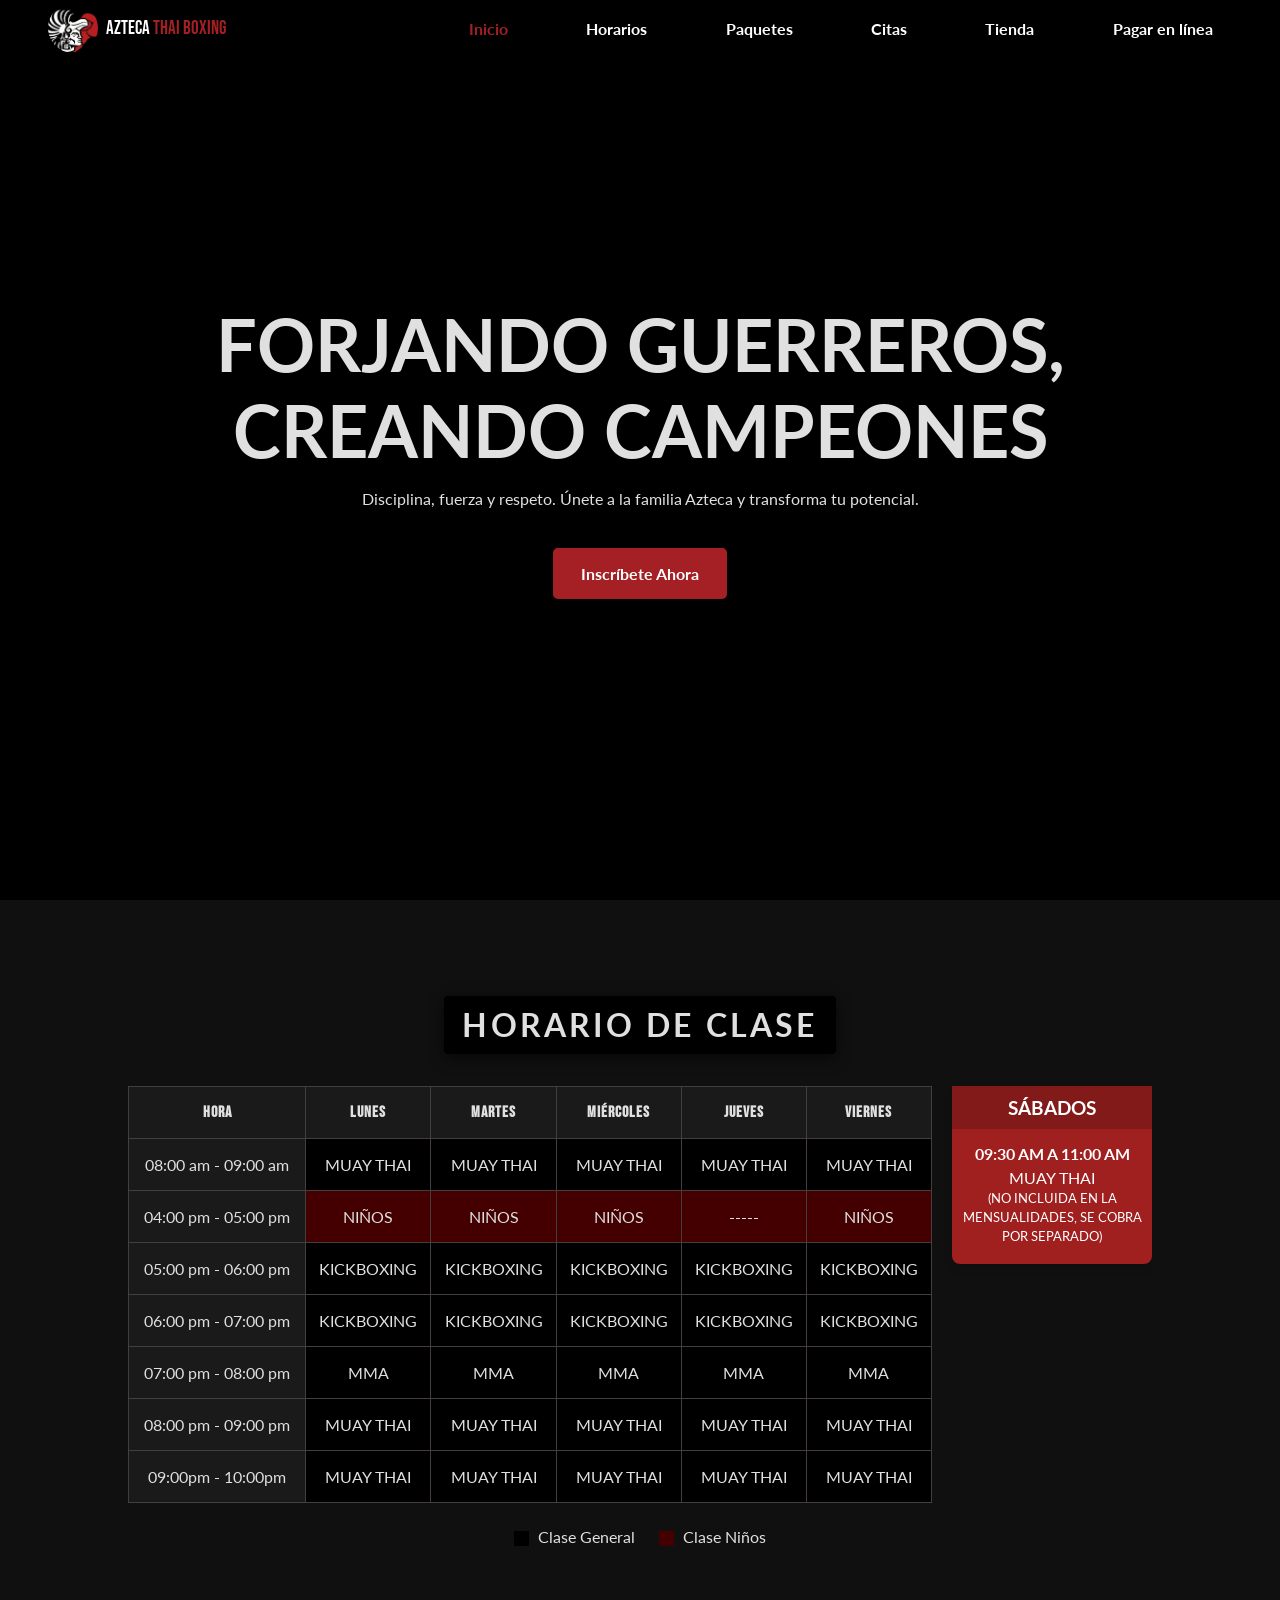
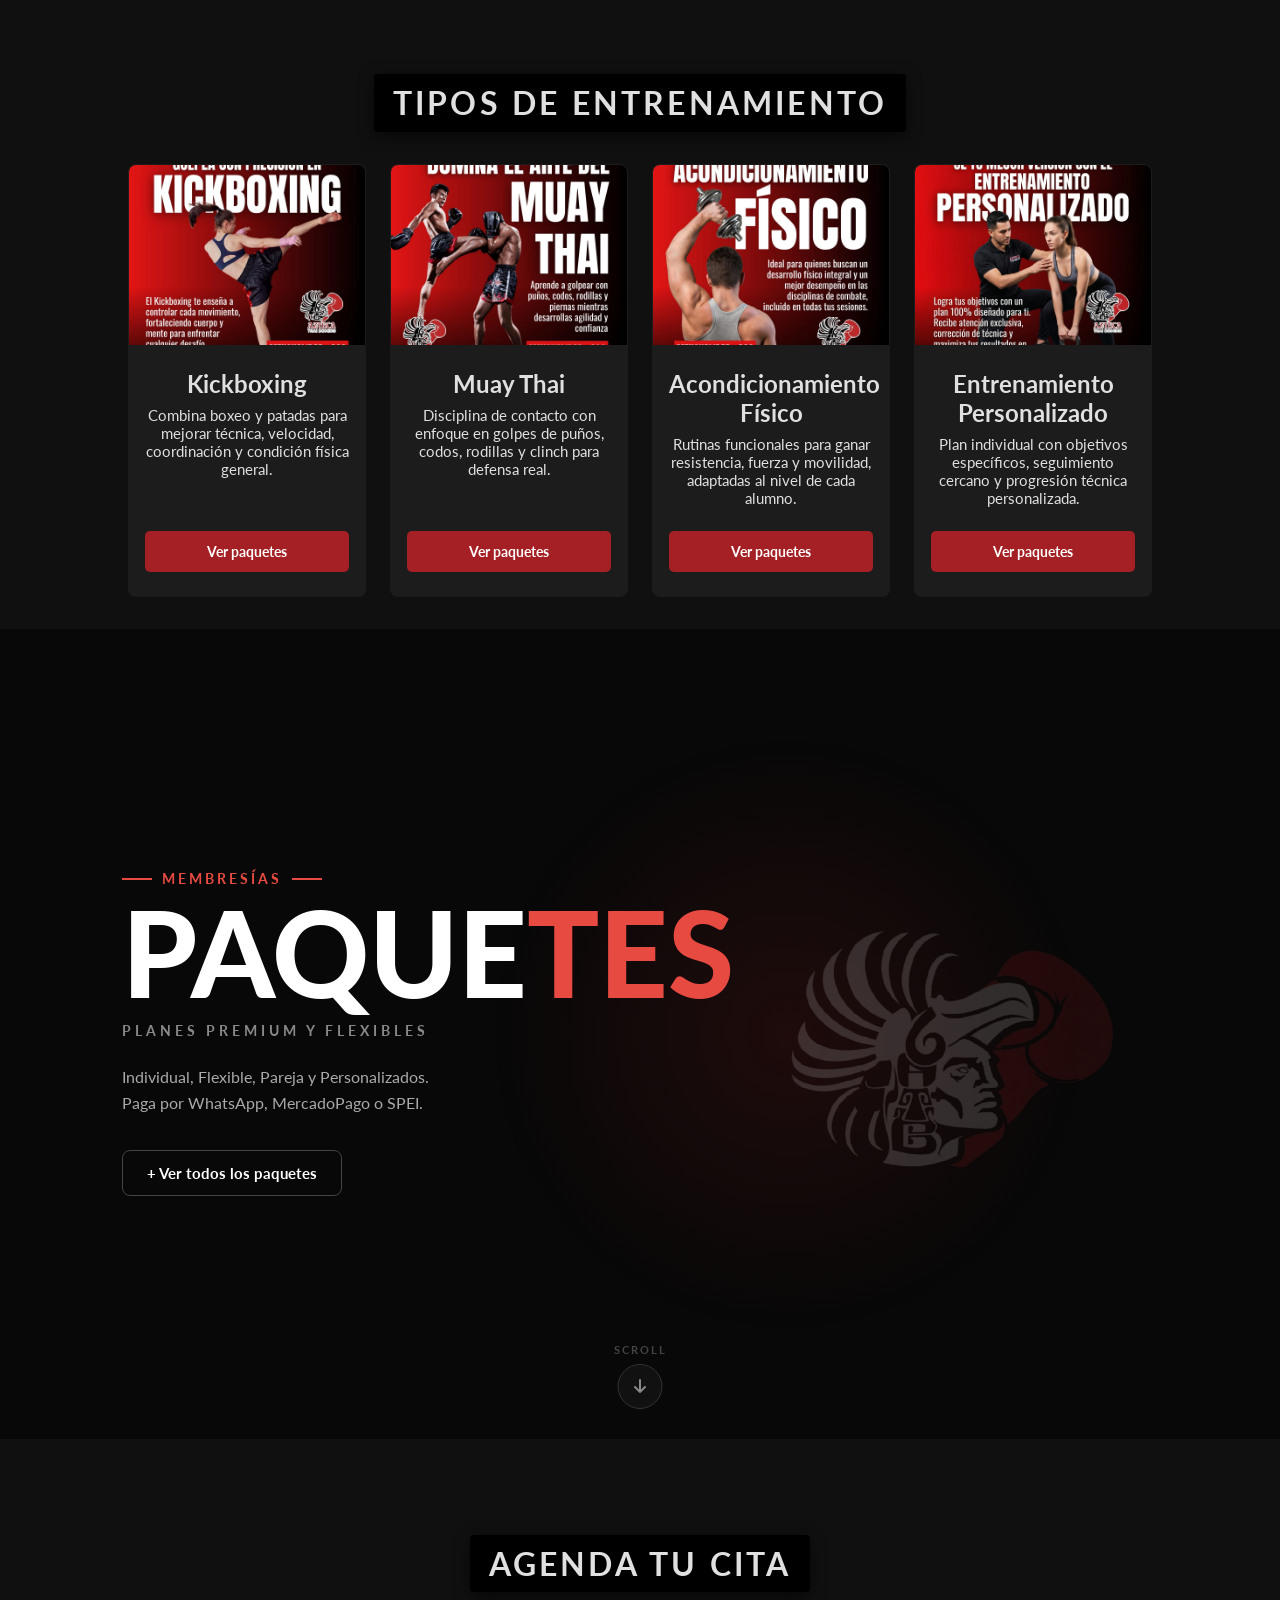
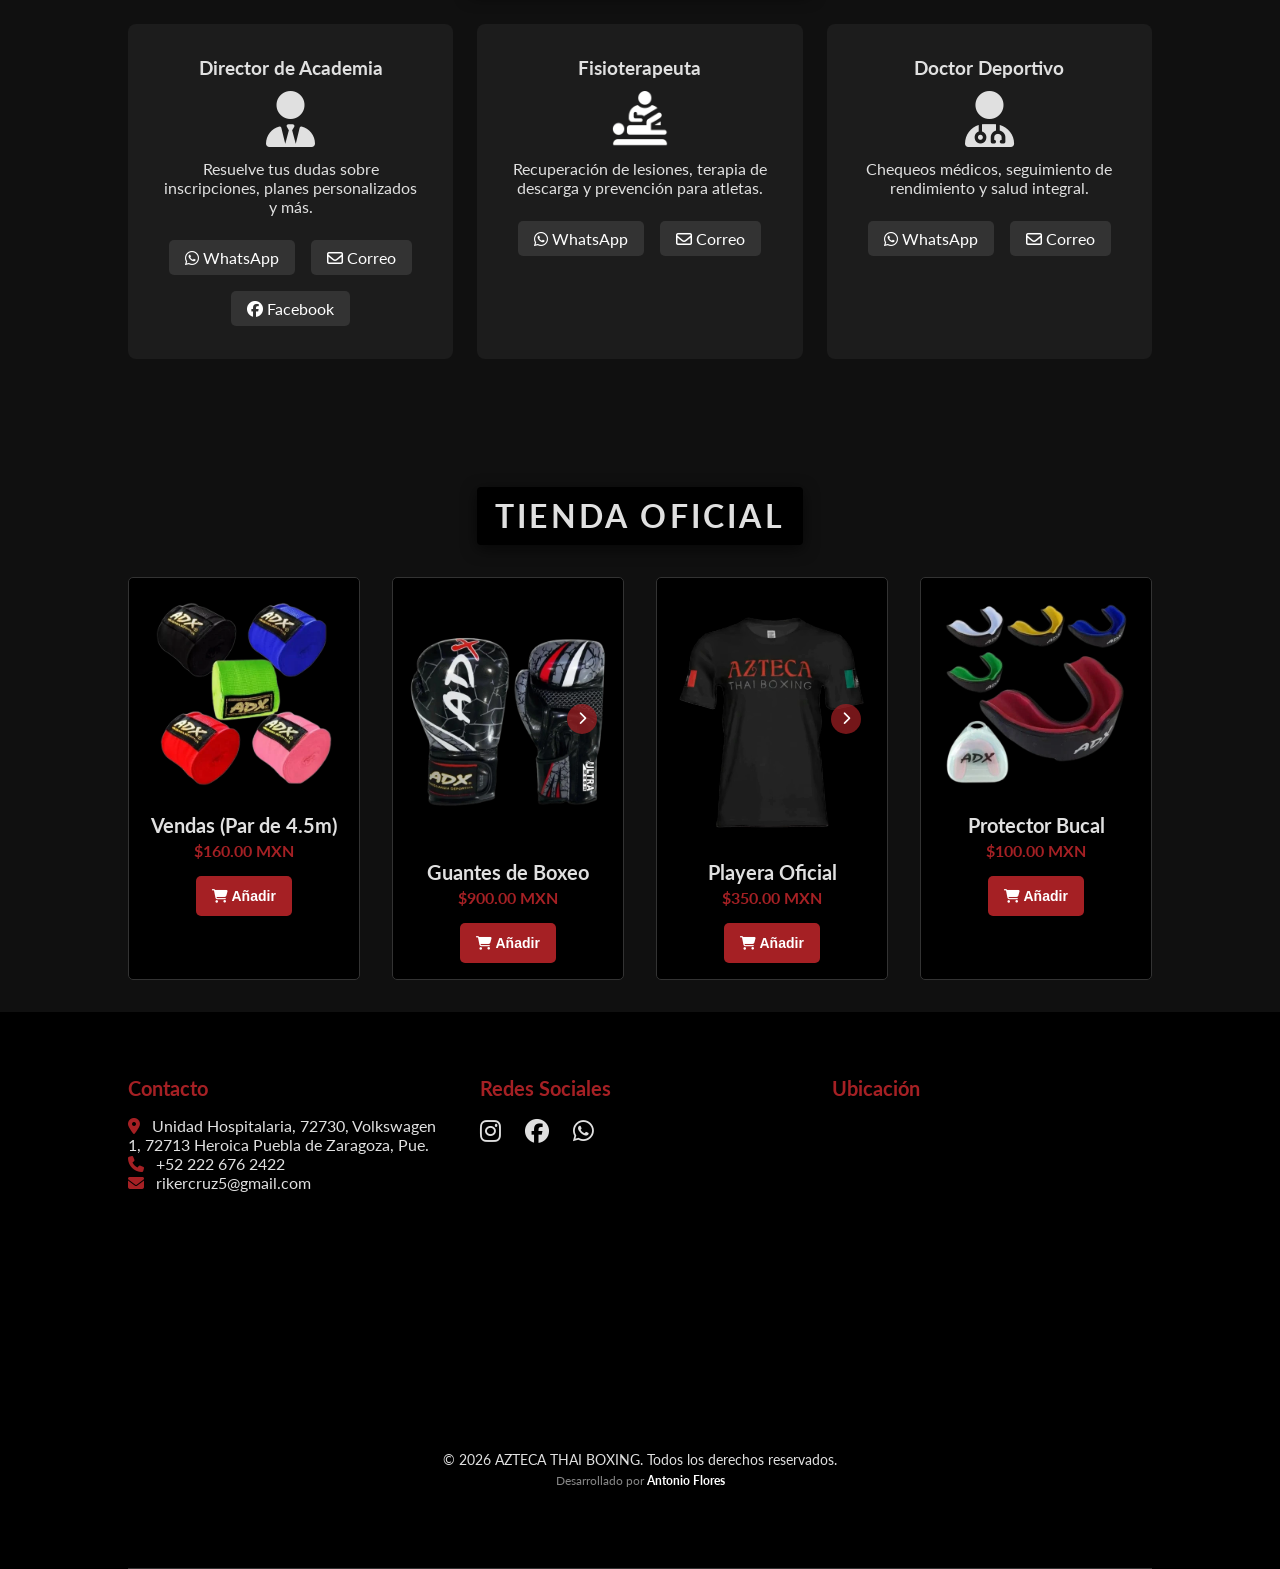
<file: index.html>
<!DOCTYPE html>
<html lang="es">
<head>  
    <meta charset="UTF-8">
    <meta name="viewport" content="width=device-width, initial-scale=1.0">
    <title>AZTECA THAI BOXING - Forjando Guerreros</title>
    <link rel="apple-touch-icon" href="assets/img/removebg.webp">
    <link rel="stylesheet" href="css/style.css">
    <link rel="icon" type="image/png" href="assets/img/removebg.webp">
    <link rel="preconnect" href="https://fonts.googleapis.com">
    <link rel="preconnect" href="https://fonts.gstatic.com" crossorigin>
    <link href="https://fonts.googleapis.com/css2?family=Bebas+Neue&family=Lato:wght@400;700;900&display=swap" rel="stylesheet">
    
    <link rel="stylesheet" href="https://cdnjs.cloudflare.com/ajax/libs/font-awesome/6.5.1/css/all.min.css"/>
</head>

<body>

    <header class="header" id="header">
        <nav class="nav container">
            <div class="logo-container">
                <img src="assets/img/logofondo.webp" alt="Logo Azteca Thai Boxing" class="logo">
                <a href="#" class="nav__logo">AZTECA <span>THAI BOXING</span></a>
            </div>

            <div class="nav__menu" id="nav-menu">
                <ul class="nav__list">
                    <li class="nav__item"><a href="#inicio"         class="nav__link active-link">Inicio</a></li>
                    <li class="nav__item"><a href="#horarios"       class="nav__link">Horarios</a></li>
                    <li class="nav__item"><a href="paquetes.html"   class="nav__link">Paquetes</a></li>
                    <li class="nav__item"><a href="#citas"          class="nav__link">Citas</a></li>
                    <li class="nav__item"><a href="#tienda"         class="nav__link">Tienda</a></li>
                    <li class="nav__item"><a href="pago-en-linea.html" class="nav__link">Pagar en línea</a></li>
                </ul>
                <div class="nav__close" id="nav-close"><i class="fas fa-times"></i></div>
            </div>

            <div class="nav__toggle" id="nav-toggle"><i class="fas fa-bars"></i></div>
        </nav>
    </header>

    <main class="main">
        
        <section class="inicio" id="inicio">
           <div class="carousel-container">
                
                <div class="carousel-slide" style="background-image: url('assets/img/img\ fondo/fondo2.webp');"></div>
                <div class="carousel-slide" style="background-image: url('assets/img/img\ fondo/3.webp');"></div>
                <div class="carousel-slide" style="background-image: url('assets/img/img\ fondo/5.webp')"></div>
                <div class="carousel-slide" style="background-image: url('assets/img/img\ fondo/4.webp');"></div>
                <div class="carousel-slide" style="background-image: url('assets/img/img\ fondo/1.jpg');"></div>
                
            </div>

            <div class="inicio__container Scontainer grid">
                <div class="inicio__data">
                    <h1 class="inicio__title">FORJANDO GUERREROS, <br> CREANDO CAMPEONES</h1>
                    <p class="inicio__description">Disciplina, fuerza y respeto. Únete a la familia Azteca y transforma tu potencial.</p>
                    <a href="paquetes.html" class="button">Inscríbete Ahora</a>
                </div>
            </div>
        </section>

        <section class="section container" id="horarios">
            <div class="section-title-container">
                <div class="card">
                    <div class="card-content">
                        <div class="notititle">HORARIO DE CLASE</div>
                    </div>
                </div>
            </div>

            <div class="seccion-separador"></div>

            <div class="horarios__container">
                <div class="horarios__grid"> 
                    
                    <table class="horarios__table horarios__table--semana">
                        <thead>
                            <tr>
                                <th>Hora</th>
                                <th>Lunes</th>
                                <th>Martes</th>
                                <th>Miércoles</th>
                                <th>Jueves</th>
                                <th>Viernes</th>
                            </tr>
                        </thead>
                        <tbody>
                            <tr>
                                <td>08:00 am - 09:00 am</td>
                                <td class="clase-general">MUAY THAI</td>
                                <td class="clase-general">MUAY THAI</td>
                                <td class="clase-general">MUAY THAI</td>
                                <td class="clase-general">MUAY THAI</td>
                                <td class="clase-general">MUAY THAI</td>
                            </tr>
                            <tr>
                                <td>04:00 pm - 05:00 pm</td>
                                <td class="clase-ninos">NIÑOS</td>
                                <td class="clase-ninos">NIÑOS</td>
                                <td class="clase-ninos">NIÑOS</td>
                                <td class="clase-ninos">-----</td>
                                <td class="clase-ninos">NIÑOS</td>
                            </tr>
                            <tr>
                                <td>05:00 pm - 06:00 pm</td>
                                <td class="clase-general">KICKBOXING</td>
                                <td class="clase-general">KICKBOXING</td>
                                <td class="clase-general">KICKBOXING</td>
                                <td class="clase-general">KICKBOXING</td>
                                <td class="clase-general">KICKBOXING</td>
                            </tr>
                            <tr>
                                <td>06:00 pm - 07:00 pm</td>
                                <td class="clase-general">KICKBOXING</td>
                                <td class="clase-general">KICKBOXING</td>
                                <td class="clase-general">KICKBOXING</td>
                                <td class="clase-general">KICKBOXING</td>
                                <td class="clase-general">KICKBOXING</td>
                            </tr>
                            <tr>
                                <td>07:00 pm - 08:00 pm</td>
                                <td class="clase-general">MMA</td>
                                <td class="clase-general">MMA</td>
                                <td class="clase-general">MMA</td>
                                <td class="clase-general">MMA</td>
                                <td class="clase-general">MMA</td>
                            </tr>
                            <tr>
                                <td>08:00 pm - 09:00 pm</td>
                                <td class="clase-general">MUAY THAI</td>
                                <td class="clase-general">MUAY THAI</td>
                                <td class="clase-general">MUAY THAI</td>
                                <td class="clase-general">MUAY THAI</td>
                                <td class="clase-general">MUAY THAI</td>
                            </tr>
                            <tr>
                                <td>09:00pm - 10:00pm</td>
                                <td class="clase-general">MUAY THAI</td>
                                <td class="clase-general">MUAY THAI</td>
                                <td class="clase-general">MUAY THAI</td>
                                <td class="clase-general">MUAY THAI</td>
                                <td class="clase-general">MUAY THAI</td>
                            </tr>
                        </tbody>
                    </table>

                    <div class="horarios__sabado-columna">
                        <div class="horarios__sabado-titulo">SÁBADOS</div>
                        <div class="horarios__sabado-clase">
                            <p class="horarios__sabado-hora">09:30 AM A 11:00 AM</p>
                            <p class="horarios__sabado-nombre">MUAY THAI</p>
                            <small>(NO INCLUIDA EN LA MENSUALIDADES, SE COBRA POR SEPARADO)</small>
                        </div>
                    </div>

                </div>
                
                <div class="horarios__leyenda">
                    <div><span class="color-box clase-general"></span> Clase General</div>
                    <div><span class="color-box clase-ninos"></span> Clase Niños</div>
                </div>
            </div>
        </section>

        <section class="section container" id="tipos-paquetes">
            <div class="section-title-container">
                <div class="card">
                    <div class="card-content">
                        <div class="notititle">TIPOS DE ENTRENAMIENTO</div>
                    </div>
                </div>
            </div>

            <div class="seccion-separador"></div>

          <div class="paquetes-tipos__container">
            <article class="paquetes-tipos__card">
              <img src="assets/img/modols/kickboxing.webp" alt="Entrenamiento de Kickboxing" class="paquetes-tipos__img" loading="lazy" />
              <div class="paquetes-tipos__content">
                <h3 class="paquetes-tipos__title">Kickboxing</h3>
                <p class="paquetes-tipos__description">
                  Combina boxeo y patadas para mejorar técnica, velocidad, coordinación y condición física general.
                </p>
                <a href="paquetes.html#mensualidades" class="button button-small">Ver paquetes</a>
              </div>
            </article>

            <article class="paquetes-tipos__card">
              <img src="assets/img/modols/muay thai.webp" alt="Entrenamiento de Muay Thai" class="paquetes-tipos__img" loading="lazy" />
              <div class="paquetes-tipos__content">
                <h3 class="paquetes-tipos__title">Muay Thai</h3>
                <p class="paquetes-tipos__description">
                  Disciplina de contacto con enfoque en golpes de puños, codos, rodillas y clinch para defensa real.
                </p>
                <a href="paquetes.html#mensualidades" class="button button-small">Ver paquetes</a>
              </div>
            </article>

            <article class="paquetes-tipos__card">
              <img src="assets/img/modols/a. fisico.webp" alt="Acondicionamiento físico funcional" class="paquetes-tipos__img" loading="lazy" />
              <div class="paquetes-tipos__content">
                <h3 class="paquetes-tipos__title">Acondicionamiento Físico</h3>
                <p class="paquetes-tipos__description">
                  Rutinas funcionales para ganar resistencia, fuerza y movilidad, adaptadas al nivel de cada alumno.
                </p>
                <a href="paquetes.html#mensualidades" class="button button-small">Ver paquetes</a>
              </div>
            </article>

            <article class="paquetes-tipos__card">
              <img src="assets/img/modols/perzonalizado.webp" alt="Entrenamiento personalizado con coach" class="paquetes-tipos__img" loading="lazy" />
              <div class="paquetes-tipos__content">
                <h3 class="paquetes-tipos__title">Entrenamiento Personalizado</h3>
                <p class="paquetes-tipos__description">
                  Plan individual con objetivos específicos, seguimiento cercano y progresión técnica personalizada.
                </p>
                <a href="paquetes.html#personalizados" class="button button-small">Ver paquetes</a>
              </div>
            </article>
          </div>
        </section>

        <section class="seccion-paquetes hero" id="pagos-hero">
            <div class="glow-wrap">
                <div class="glow-bg"></div>
            </div>
            <div class="warrior-wrap">
                <img src="assets/img/logofondo.webp" alt="Guerrero Azteca">
            </div>
            
            <div class="contenido-paquetes">
                <div class="etiqueta-membresias"><span class="linea"></span> MEMBRESÍAS <span class="linea"></span></div>
                <h1 class="titulo-principal">PAQUE<span class="texto-rojo">TES</span></h1>
                <h2 class="subtitulo">PLANES PREMIUM Y FLEXIBLES</h2>
                
                <p class="descripcion">
                    Individual, Flexible, Pareja y Personalizados.<br>
                    Paga por WhatsApp, MercadoPago o SPEI.
                </p>

                <div class="contenedor-boton">
                    <a href="paquetes.html" class="button-outline">
                        + Ver todos los paquetes
                    </a>
                </div>
            </div>

            <div class="scroll-down">
                <span class="scroll-texto">SCROLL</span>
                <div class="circle-arrow"><i class="fas fa-arrow-down"></i></div>
            </div>
        </section>

        <section class="section container" id="citas">
            <div class="section-title-container">
                <div class="card">
                    <div class="card-content">
                        <div class="notititle">AGENDA TU CITA</div>
                    </div>
                </div>
            </div>

            <div class="citas__container grid">
                
                <article class="cita__card">
                    <h3 class="cita__title">Director de Academia</h3>
                    <i class="fa-solid fa-user-tie"></i>
                    <p class="cita__description">Resuelve tus dudas sobre inscripciones, planes personalizados y más.</p>
                    <div class="cita__contact">
                        <a href="https://wa.me/5212226762422" target="_blank" class="button-contact"><i class="fab fa-whatsapp"></i> WhatsApp</a>
                        <a href="mailto:rikercruz5@gmail.com" class="button-contact"><i class="far fa-envelope"></i> Correo</a>
                        <a href="https://www.facebook.com/share/1aKrteZ46r/" target="_blank" class="button-contact"><i class="fab fa-facebook"></i> Facebook</a>
                    </div>
                </article>

                <article class="cita__card">
                        <h3 class="cita__title">Fisioterapeuta</h3>
                        <!-- Icono personalizado: reemplazar Font Awesome por imagen local -->
                        <img src="assets/img/iconos/fisio.webp" alt="Fisioterapeuta" class="cita__icon">
                    <p class="cita__description">Recuperación de lesiones, terapia de descarga y prevención para atletas.</p>
                    <div class="cita__contact">
                        <a href="https://wa.me/5212211787979" target="_blank" class="button-contact"><i class="fab fa-whatsapp"></i> WhatsApp</a>
                        <a href="mailto:aztecafisioterapia@gmail.com" class="button-contact"><i class="far fa-envelope"></i> Correo</a>
                    </div>
                </article>

                <article class="cita__card">
                    <h3 class="cita__title">Doctor Deportivo</h3>
                    <i class="fa-solid fa-user-doctor"></i>
                    <p class="cita__description">Chequeos médicos, seguimiento de rendimiento y salud integral.</p>
                    <div class="cita__contact">
                        <a href="https://wa.me/5212212259422" target="_blank" class="button-contact"><i class="fab fa-whatsapp"></i> WhatsApp</a>
                        <a href="mailto:couoh_cohuo@hotmail.com" class="button-contact"><i class="far fa-envelope"></i> Correo</a>
                    </div>
                </article>
            </div>
        </section>

        <section class="section container" id="tienda">
            <div class="section-title-container">
                <div class="card">
                    <div class="card-content">
                        <div class="notititle">TIENDA OFICIAL</div>
                    </div>
                </div>
            </div>

            <div class="tienda__container grid">
                
                <div class="producto__card">
                    <img src="assets/img/tienda/vendas.webp" alt="Vendas de Boxeo" class="producto__img">
                    <h3 class="producto__title">Vendas (Par de 4.5m)</h3>
                    <span class="producto__price">$160.00 MXN</span>
                    <button class="button button-small" onclick="abrirModal('Vendas (Par)')">
                        <i class="fas fa-shopping-cart"></i> Añadir
                    </button>
                </div>
                
                <div class="producto__card">
                    <div class="mini-galeria__contenedor js-mini-galeria">
                        <ul class="mini-galeria__track">
                            <li class="mini-galeria__slide activo"><img src="assets/img/tienda/adx tribal 2.webp" alt="Vista 1" class="producto__img"></li>
                            <li class="mini-galeria__slide"><img src="assets/img/tienda/Azul.webp" alt="Vista 2" class="producto__img"></li>
                            <li class="mini-galeria__slide"><img src="assets/img/tienda/Negro.webp" alt="Vista 3" class="producto__img"></li>
                            <li class="mini-galeria__slide"><img src="assets/img/tienda/Rojo.webp" alt="Vista 4" class="producto__img"></li>
                            <li class="mini-galeria__slide"><img src="assets/img/tienda/Rosa.webp" alt="Vista 5" class="producto__img"></li>
                        </ul>
                        <button class="mini-galeria__btn mini-galeria__btn--izq oculto"><i class="fas fa-chevron-left"></i></button>
                        <button class="mini-galeria__btn mini-galeria__btn--der"><i class="fas fa-chevron-right"></i></button>
                    </div>
                    <h3 class="producto__title">Guantes de Boxeo</h3>
                    <span class="producto__price">$900.00 MXN</span>
                    <button class="button button-small" onclick="abrirModal('Guantes de Boxeo')">
                        <i class="fas fa-shopping-cart"></i> Añadir
                    </button>
                </div>
                
                <div class="producto__card">
    <div class="mini-galeria__contenedor js-mini-galeria">
        <ul class="mini-galeria__track">
            <li class="mini-galeria__slide activo">
                <video src="assets/video/playerav.webm" class="producto__img" playsinline autoplay muted loop>Su navegador no admite este formato.</video>
            </li>
            <li class="mini-galeria__slide">
                <video src="assets/video/roja.webm" class="producto__img" playsinline autoplay muted loop>Su navegador no admite este formato.</video>
            </li>
        </ul>
        <button class="mini-galeria__btn mini-galeria__btn--izq oculto"><i class="fas fa-chevron-left"></i></button>
        <button class="mini-galeria__btn mini-galeria__btn--der"><i class="fas fa-chevron-right"></i></button>
    </div>
    <h3 class="producto__title">Playera Oficial</h3>
    <span class="producto__price">$350.00 MXN</span>
    <button class="button button-small" onclick="abrirModal('Playera Oficial')">
        <i class="fas fa-shopping-cart"></i> Añadir
    </button>
</div>

                <div class="producto__card">
                    <img src="assets/img/tienda/bucal.webp" alt="Bucal" class="producto__img">
                    <h3 class="producto__title">Protector Bucal</h3>
                    <span class="producto__price">$100.00 MXN</span>
                    <button class="button button-small" onclick="abrirModal('Protector Bucal')">
                        <i class="fas fa-shopping-cart"></i> Añadir
                    </button>
                </div>
                
            </div>
        </section>
        
    </main>

    <footer class="footer">
        <div class="footer__container container">
            <div class="footer__content">
                <div class="footer__data">
                    <h3 class="footer__title">Contacto</h3>
                    <p class="footer__description">
                        <i class="fas fa-map-marker-alt"></i> Unidad Hospitalaria, 72730, Volkswagen 1, 72713 Heroica Puebla de Zaragoza, Pue.<br>
                        <i class="fas fa-phone"></i> +52 222 676 2422<br>
                        <i class="fas fa-envelope"></i> rikercruz5@gmail.com <br>
                    </p>
                </div>

                <div class="footer__data">
                    <h3 class="footer__title">Redes Sociales</h3>
                    <div class="footer__social">
                        <a href="https://www.instagram.com/azteca_thai_boxing_?igsh=azBjc3N2dG8yczhi" target="_blank" class="footer__social-link"><i class="fab fa-instagram"></i></a>
                        <a href="https://www.facebook.com/share/1B51MdNFzQ/" target="_blank" class="footer__social-link"><i class="fab fa-facebook"></i></a>
                        <a href="https://wa.me/+522226762422" target="_blank" class="footer__social-link"><i class="fab fa-whatsapp"></i></a>
                    </div>
                </div>

                <div class="footer__data footer__map">
                     <h3 class="footer__title">Ubicación</h3>
                     <iframe src="https://maps.google.com/maps?q=Azteca+Thai+Boxing+Puebla&t=&z=13&ie=UTF8&iwloc=&output=embed" width="400" height="300" style="border:0;" allowfullscreen="" loading="lazy"></iframe>
                </div>
            </div>
            <p class="footer__copy">
                © 2026 AZTECA THAI BOXING. Todos los derechos reservados.
                <br><span class="footer__dev">Desarrollado por 
                    <a href="https://www.instagram.com/e1_tiger?igsh=MjYycWR2NG5lejJ4" target="_blank" rel="noopener noreferrer">Antonio Flores</a>
                </span>
            </p>
        </div>
    </footer>

    <div id="modal-pedido" class="modal">
        <div class="modal-contenido">
            <span class="cerrar" onclick="cerrarModal()">×</span>
            <h3>Personaliza tu Pedido</h3>
            <p>Estás comprando: <strong id="producto-nombre-modal"></strong></p>
            <div id="opcion-talla" class="opcion-personalizacion">
                <label for="talla">Talla:</label>
                <select id="talla" name="talla">
                    <option value="">Selecciona Talla</option>
                    <option value="S">S - Small</option>
                    <option value="M">M - Medium</option>
                    <option value="L">L - Large</option>
                    <option value="XL">XL - Extra Large</option>
                </select>
            </div>
            <div id="opcion-onzas" class="opcion-personalizacion">
                <label for="onzas">Onzas:</label>
                <select id="onzas" name="onzas">
                    <option value="">Selecciona Onzas</option>
                    <option value="8oz">8 Onzas</option>
                    <option value="10oz">10 Onzas</option>
                    <option value="12oz">12 Onzas</option>
                    <option value="14oz">14 Onzas</option>
                    <option value="16oz">16 Onzas</option>
                </select>
            </div>
            <div id="opcion-modelo" class="opcion-personalizacion">
                <label for="modelo">Modelo:</label>
                <select id="modelo" name="modelo">
                    <option value="">Selecciona Modelo</option>
                    <option value="ADX negro con blanco">ADX negro con blanco</option>
                    <option value="ADX Azul">ADX Azul</option>
                    <option value="ADX Negro">ADX Negro</option>
                    <option value="ADX Rojo">ADX Rojo</option>
                    <option value="ADX Rosa">ADX Rosa</option>
                </select>
            </div>
            <div id="opcion-color" class="opcion-personalizacion">
                <label for="color">Color:</label>
                <select id="color" name="color">
                    <option value="">Selecciona un color</option>
                    <option value="Negro">Negro</option>
                    <option value="Rojo">Rojo</option>
                </select>
            </div>
            <label for="nombre">Tu Nombre (para el pedido):</label>
            <input type="text" id="nombre" name="nombre" required placeholder="Ingresa tu nombre">
            <button class="button" onclick="enviarWhatsApp()">
                <i class="fab fa-whatsapp"></i> Comprar y Enviar a WhatsApp
            </button>
        </div>
    </div>

    <div id="modal-paquete" class="modal">
        <div class="modal-contenido">
            <span class="cerrar" onclick="cerrarModalPaquete()">×</span>
            <h3>Inscripción / Agendar</h3>
            <p>Estás eligiendo: <strong id="paquete-nombre-modal" style="color: var(--main-red);"></strong></p>
            <label for="nombre-paquete-cliente">Tu Nombre Completo:</label>
            <input type="text" id="nombre-paquete-cliente" required placeholder="Ingresa tu nombre para el registro">
            <button class="button" onclick="enviarWhatsAppPaquete()">
                <i class="fab fa-whatsapp"></i> Solicitar Info / Inscribirme
            </button>
        </div>
    </div>

    <script src="js/nav.js"></script>
    <script src="js/tienda.js"></script>
    <script src="js/paquetes.js"></script>

</body>
</html>
</file>
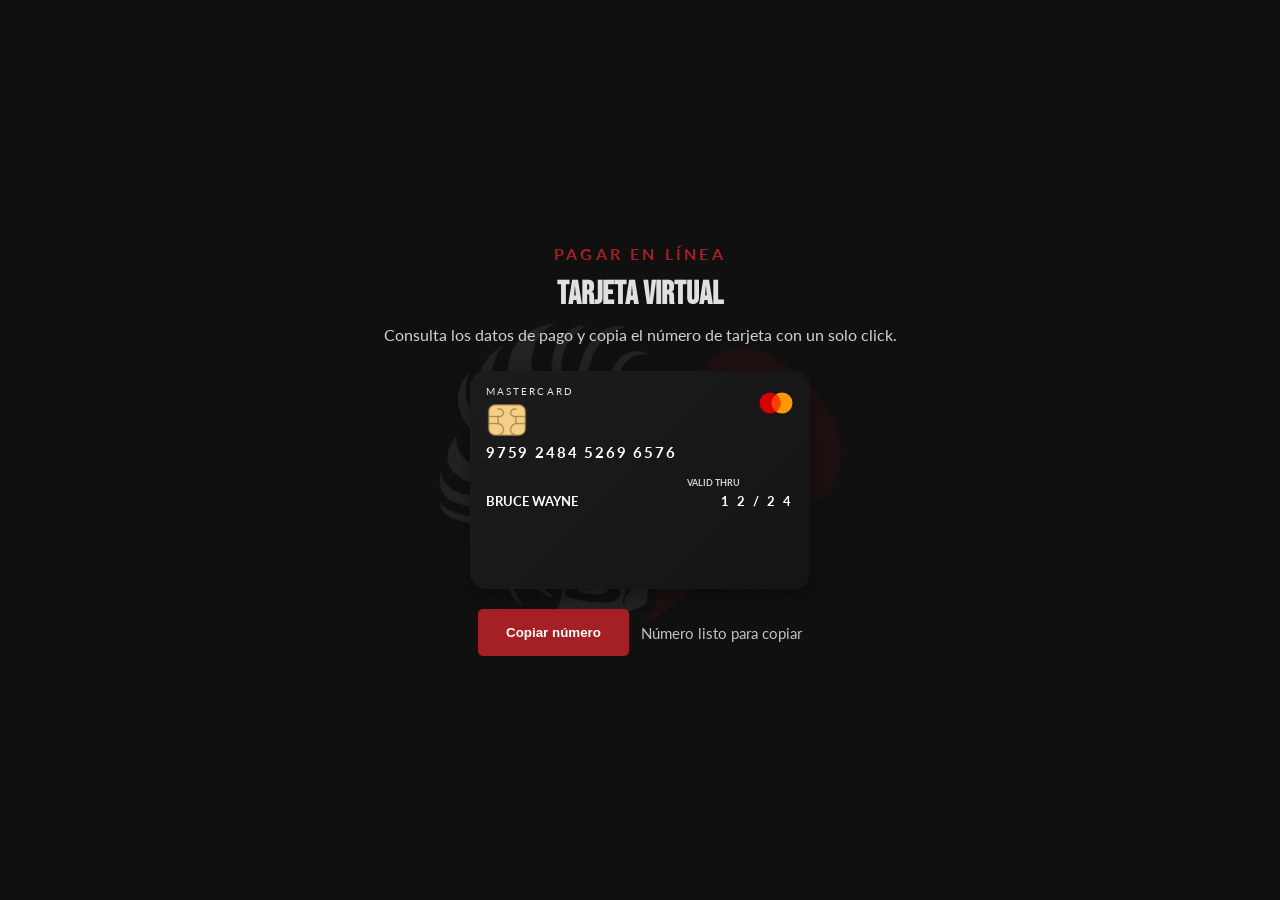
<file: pagos/index.html>
<!DOCTYPE html>
<html lang="es">
  <head>
    <meta charset="UTF-8" />
    <meta name="viewport" content="width=device-width, initial-scale=1.0" />
    <title>Pago en línea | Azteca Thai Boxing</title>
    <link rel="stylesheet" href="../css/pagos.css" />
  </head>
  <body>
    <main class="page">
      <div class="page__inner">
        <header class="page__header">
          <p class="page__eyebrow">Pagar en línea</p>
          <h1 class="section__title">Tarjeta virtual</h1>
          <p class="page__subtitle">
            Consulta los datos de pago y copia el número de tarjeta con un solo click.
          </p>
        </header>

        <div class="flip-card" tabindex="0">
          <div class="flip-card-inner">
            <div class="flip-card-front">
              <p class="heading_8264">MASTERCARD</p>
              <svg
                class="logo"
                xmlns="http://www.w3.org/2000/svg"
                x="0px"
                y="0px"
                width="36"
                height="36"
                viewBox="0 0 48 48"
              >
                <path
                  fill="#ff9800"
                  d="M32 10A14 14 0 1 0 32 38A14 14 0 1 0 32 10Z"
                ></path>
                <path
                  fill="#d50000"
                  d="M16 10A14 14 0 1 0 16 38A14 14 0 1 0 16 10Z"
                ></path>
                <path
                  fill="#ff3d00"
                  d="M18,24c0,4.755,2.376,8.95,6,11.48c3.624-2.53,6-6.725,6-11.48s-2.376-8.95-6-11.48 C20.376,15.05,18,19.245,18,24z"
                ></path>
              </svg>
              <svg
                version="1.1"
                class="chip"
                xmlns="http://www.w3.org/2000/svg"
                xmlns:xlink="http://www.w3.org/1999/xlink"
                viewBox="0 0 50 50"
              >
                <image
                  width="50"
                  height="50"
                  x="0"
                  y="0"
                  href="[data-uri]"
                ></image>
              </svg>
              <p class="number">9759 2484 5269 6576</p>
              <p class="valid_thru">VALID THRU</p>
              <p class="date_8264">1 2 / 2 4</p>
              <p class="name">BRUCE WAYNE</p>
            </div>
            <div class="flip-card-back">
              <div class="strip"></div>
              <div class="mstrip"></div>
              <div class="sstrip">
                <p class="code">***</p>
              </div>
            </div>
          </div>
        </div>

        <div class="copy-group">
          <button class="button" id="copy-btn" type="button">Copiar número</button>
          <span class="copy-status" id="copy-status">Número listo para copiar</span>
        </div>
      </div>
    </main>

    <script src="../js/pagos.js"></script>
  </body>
</html>
</file>
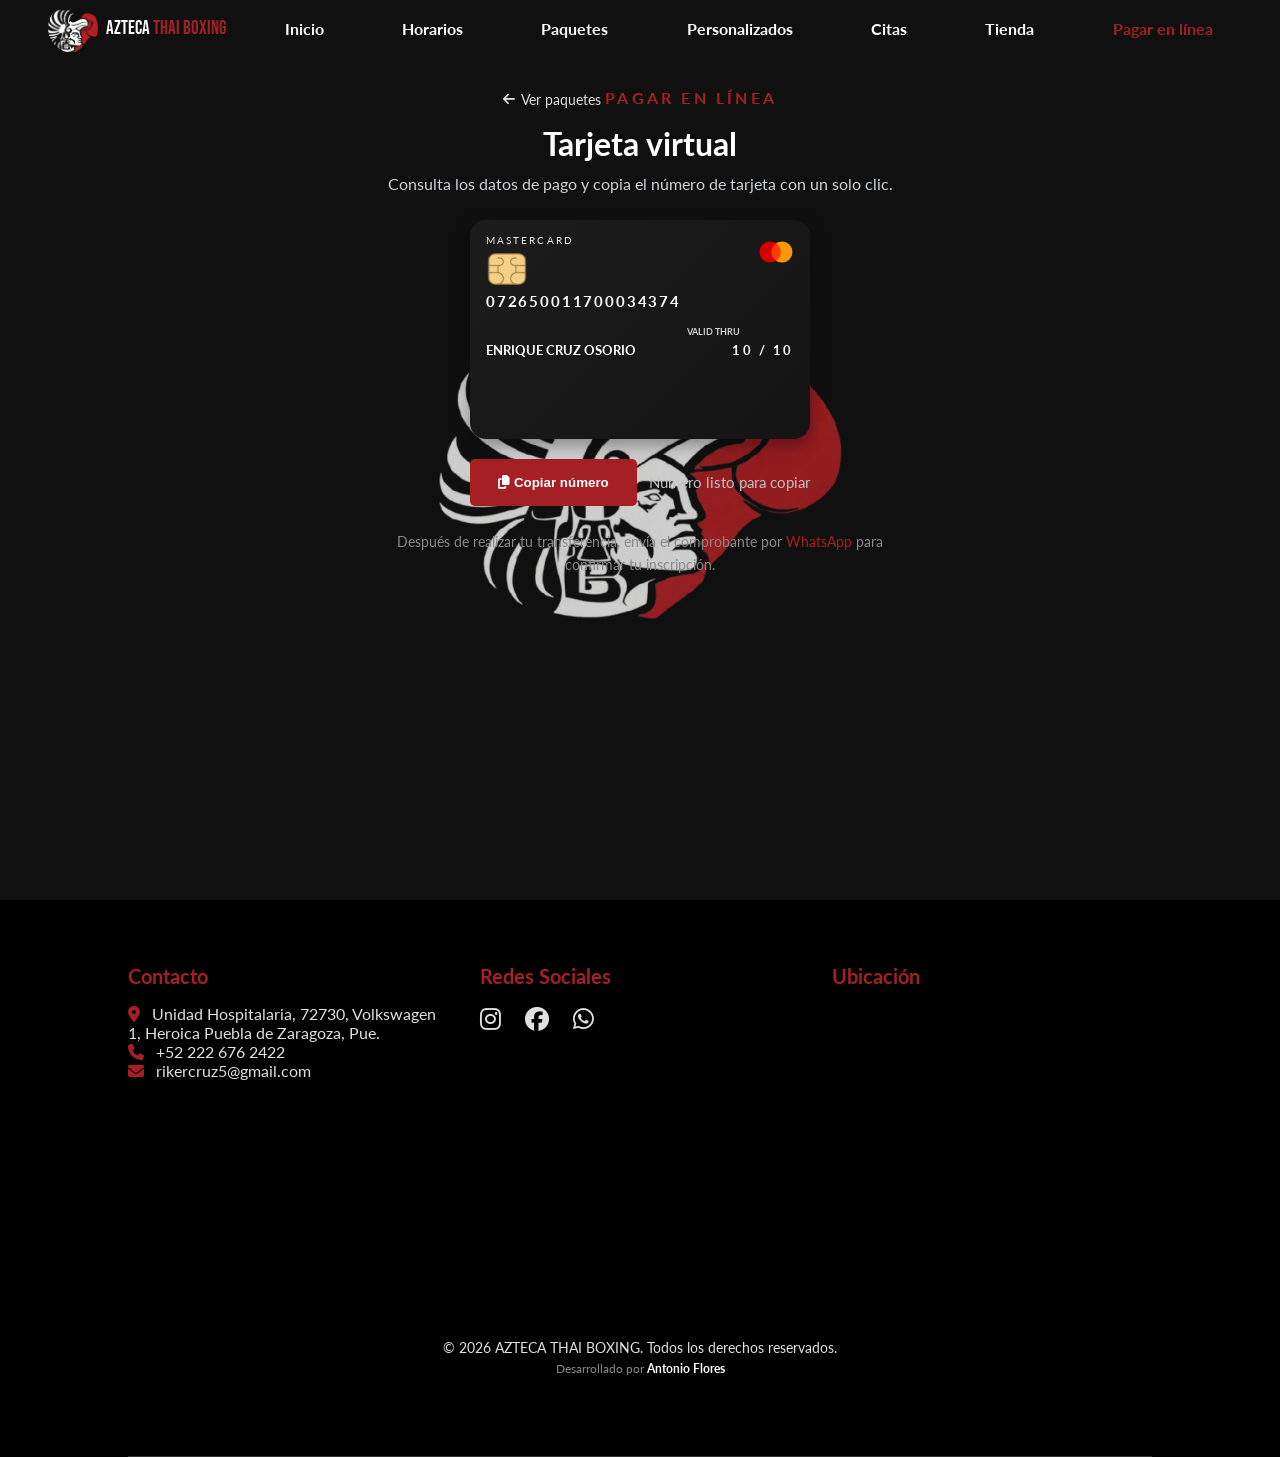
<file: pago-en-linea.html>
<!DOCTYPE html>
<html lang="es">
<head>
  <meta charset="UTF-8" />
  <meta name="viewport" content="width=device-width, initial-scale=1.0" />
  <title>Pagar en línea | Azteca Thai Boxing</title>

  <link rel="stylesheet" href="css/style.css" />
  <link rel="stylesheet" href="css/pago-en-linea.css" />

  <link rel="preconnect" href="https://fonts.googleapis.com" />
  <link rel="preconnect" href="https://fonts.gstatic.com" crossorigin />
  <link href="https://fonts.googleapis.com/css2?family=Bebas+Neue&family=Lato:wght@400;700;900&display=swap" rel="stylesheet" />
  <link rel="stylesheet" href="https://cdnjs.cloudflare.com/ajax/libs/font-awesome/6.5.1/css/all.min.css" />
</head>

<body>

  <!-- ======== HEADER ======== -->
  <header class="header" id="header">
    <nav class="nav container">
      <div class="logo-container">
        <img src="assets/img/logofondo.webp" alt="Logo Azteca Thai Boxing" class="logo" />
        <a href="index.html" class="nav__logo">AZTECA <span>THAI BOXING</span></a>
      </div>

      <div class="nav__menu" id="nav-menu">
        <ul class="nav__list">
          <li class="nav__item"><a href="index.html#inicio"         class="nav__link">Inicio</a></li>
          <li class="nav__item"><a href="index.html#horarios"       class="nav__link">Horarios</a></li>
          <li class="nav__item"><a href="paquetes.html"             class="nav__link">Paquetes</a></li>
          <li class="nav__item"><a href="index.html#personalizados" class="nav__link">Personalizados</a></li>
          <li class="nav__item"><a href="index.html#citas"          class="nav__link">Citas</a></li>
          <li class="nav__item"><a href="index.html#tienda"         class="nav__link">Tienda</a></li>
          <li class="nav__item"><a href="pago-en-linea.html"        class="nav__link active-link">Pagar en línea</a></li>
        </ul>
        <div class="nav__close" id="nav-close"><i class="fas fa-times"></i></div>
      </div>

      <div class="nav__toggle" id="nav-toggle"><i class="fas fa-bars"></i></div>
    </nav>
  </header>

  <!-- ======== CONTENIDO PRINCIPAL ======== -->
  <main class="pago-main">
    <div class="pago-inner">

      <header class="pago-header">
        <a href="paquetes.html" class="pago-back">
          <i class="fas fa-arrow-left"></i> Ver paquetes
        </a>
        <p class="pago-eyebrow">Pagar en línea</p>
        <h1 class="section__title" style="color:var(--white-color); margin-bottom:.5rem;">Tarjeta virtual</h1>
        <p class="pago-subtitulo">
          Consulta los datos de pago y copia el número de tarjeta con un solo clic.
        </p>
      </header>

      <!-- Tarjeta interactiva -->
      <div class="flip-card" tabindex="0">
        <div class="flip-card-inner">
          <div class="flip-card-front">
            <p class="heading_8264">MASTERCARD</p>
            <svg class="logo-card" xmlns="http://www.w3.org/2000/svg" viewBox="0 0 48 48" width="36" height="36">
              <path fill="#ff9800" d="M32 10A14 14 0 1 0 32 38A14 14 0 1 0 32 10Z"/>
              <path fill="#d50000" d="M16 10A14 14 0 1 0 16 38A14 14 0 1 0 16 10Z"/>
              <path fill="#ff3d00" d="M18,24c0,4.755,2.376,8.95,6,11.48c3.624-2.53,6-6.725,6-11.48s-2.376-8.95-6-11.48C20.376,15.05,18,19.245,18,24z"/>
            </svg>
            <svg version="1.1" class="chip" xmlns="http://www.w3.org/2000/svg" viewBox="0 0 50 50">
              <image width="50" height="50" x="0" y="0" href="[data-uri] e0WYfES7ml2Xe0WXeESUeEOWfEWcf0eWfESXe0SXfEWYekSVeUKXfEWxklawkVaZfEWWekOUekOW ekSYfESZe0eXekWYfEWZe0WZe0eVeUSWeETAnmDCoWLJpmbxy4P1zoXwyoLIpWbjvXjivnjgu3bf u3beunWvkFWxkle/nmDivXiWekTnwXvkwHrCoWOuj1SXe0TEo2TDo2PlwHratnKZfEbQrWvPrWua fUfbt3PJp2agg0v0zYX0zYSfgkvKp2frxX7mwHrlv3rsxn/yzIPgvHfduXWXe0XuyIDzzISsjVO1 lVm0lFitjVPzzIPqxX7duna0lVncuHTLqGjvyIHeuXXxyYGZfUayk1iyk1e2lln1zYTEomO2llrb tnOafkjFpGSbfkfZtXLhvHfkv3nqxH3mwXujhU3KqWizlFilh06khk2fgkqsjlPHpWXJp2erjVOh g0yWe0SliE+XekShhEvAn2D///+gx8TWAAAARnRSTlMACVCTtsRl7Pv7+vxkBab7pZv5+ZlL/UnU /f3SJCVe+Fx39naA9/75XSMh0/3SSkia+pil/KRj7Pr662JPkrbP7OLQ0JFOijI1MwAAAAFiS0dE orDd34wAAAAJcEhZcwAACxMAAAsTAQCanBgAAAAHdElNRQfnAg0IDx2lsiuJAAACLElEQVRIx2Ng GAXkAUYmZhZWPICFmYkRVQcbOwenmzse4MbFzc6DpIGXj8PD04sA8PbhF+CFaxEU8iWkAQT8hEVg OkTF/InR4eUVICYO1SIhCRMLDAoKDvFDVhUaEhwUFAjjSUlDdMiEhcOEItzdI6OiYxA6YqODIt3d I2DcuDBZsBY5eVTr4xMSYcyk5BRUOXkFsBZFJTQnp6alQxgZmVloUkrKYC0qqmji2WE5EEZuWB6a lKoKdi35YQUQRkFYPpFaCouKIYzi6EDitJSUlsGY5RWVRGjJLyxNy4ZxqtIqqvOxaVELQwZFZdkI JVU1RSiSalAt6rUwUBdWG1CP6pT6gNqwOrgCdQyHNYR5YQFhDXj8MiK1IAeyN6aORiyBjByVTc0F qBoKWpqwRCVSgilOaY2OaUPw29qjOzqLvTAchpos47u6EZyYnngUSRwpuTe6D+6qaFQdOPNLRzOM 1dzhRZyW+CZouHk3dWLXglFcFIflQhj9YWjJGlZcaKAVSvjyPrRQ0oQVKDAQHlYFYUwIm4gqExGm BSkutaVQJeomwViTJqPK6OhCy2Q9sQBk8cY0DxjTJw0lAQWK6cOKfgNhpKK7ZMpUeF3jPa28BCET amiEqJKM+X1gxvWXpoUjVIVPnwErw71nmpgiqiQGBjNzbgs3j1nus+fMndc+Cwm0T52/oNR9lsdC S24ra7Tq1cbWjpXV3sHRCb1idXZ0sGdltXNxRateRwHRAACYHutzk/2I5QAAACV0RVh0ZGF0ZTpj cmVhdGUAMjAyMy0wMi0xM1QwODoxNToyOSswMDowMEUnN7UAAAAldEVYdGRhdGU6bW9kaWZ5ADIw MjMtMDItMTNUMDg6MTU6MjkrMDA6MDA0eo8JAAAAKHRFWHRkYXRlOnRpbWVzdGFtcAAyMDIzLTAy LTEzVDA4OjE1OjI5KzAwOjAwY2+u1gAAAABJRU5ErkJggg=="/>
            </svg>
            <p class="number">072650011700034374</p>   
            <p class="valid_thru">VALID THRU</p>
            <p class="date_8264">10 / 10</p>          
            <p class="name">Enrique Cruz Osorio</p>         
          </div>
          <div class="flip-card-back">
            <div class="strip"></div>
            <div class="mstrip"></div>
            <div class="sstrip"><p class="code">***</p></div>
          </div>
        </div>
      </div>

      <div class="copy-group">
        <button class="button" id="copy-btn" type="button">
          <i class="fas fa-copy"></i> Copiar número
        </button>
        <span class="copy-status" id="copy-status">Número listo para copiar</span>
      </div>

      <p class="pago-nota">
        Después de realizar tu transferencia, envía el comprobante por
        <a href="https://wa.me/5212226762422" target="_blank" style="color:var(--main-red);">WhatsApp</a>
        para confirmar tu inscripción.
      </p>

    </div><!-- /pago-inner -->
  </main>

  <!-- ======== FOOTER ======== -->
  <footer class="footer">
    <div class="footer__container container">
      <div class="footer__content">
        <div class="footer__data">
          <h3 class="footer__title">Contacto</h3>
          <p class="footer__description">
            <i class="fas fa-map-marker-alt"></i> Unidad Hospitalaria, 72730, Volkswagen 1, Heroica Puebla de Zaragoza, Pue.<br>
            <i class="fas fa-phone"></i> +52 222 676 2422<br>
            <i class="fas fa-envelope"></i> rikercruz5@gmail.com
          </p>
        </div>
        <div class="footer__data">
          <h3 class="footer__title">Redes Sociales</h3>
          <div class="footer__social">
            <a href="https://www.instagram.com/azteca_thai_boxing_?igsh=azBjc3N2dG8yczhi" target="_blank" class="footer__social-link"><i class="fab fa-instagram"></i></a>
            <a href="https://www.facebook.com/share/1B51MdNFzQ/" target="_blank" class="footer__social-link"><i class="fab fa-facebook"></i></a>
            <a href="https://wa.me/+522226762422" target="_blank" class="footer__social-link"><i class="fab fa-whatsapp"></i></a>
          </div>
        </div>
        <div class="footer__data footer__map">
          <h3 class="footer__title">Ubicación</h3>
          <iframe src="https://maps.google.com/maps?q=Azteca+Thai+Boxing+Puebla&t=&z=13&ie=UTF8&iwloc=&output=embed" width="400" height="300" style="border:0;" allowfullscreen="" loading="lazy"></iframe>
        </div>
      </div>
      <p class="footer__copy">
        © 2026 AZTECA THAI BOXING. Todos los derechos reservados.<br>
        <span class="footer__dev">Desarrollado por
          <a href="https://www.instagram.com/e1_tiger?igsh=MjYycWR2NG5lejJ4" target="_blank" rel="noopener noreferrer">Antonio Flores</a>
        </span>
      </p>
    </div>
  </footer>

  <script src="js/nav.js"></script>
  <script src="js/pago-en-linea.js"></script>
</body>
</html>
</file>
<file: css/style.css>
/* =========================================
   ÍNDICE DE ESTILOS
   [ 1 ] FUENTES Y VARIABLES GLOBALES
   [ 2 ] HEADER & NAV
   [ 3 ] INICIO & CARRUSEL
   [ 4 ] BOTONES
   [ 5 ] HORARIOS
   [ 6 ] TIPOS DE ENTRENAMIENTO (Tarjetas con imagen al borde)
   [ 7 ] SECCIÓN PAQUETES (Diseño Premium Dark)
   [ 8 ] TARJETAS GENERALES Y CITAS
   [ 9 ] TIENDA Y GALERÍA
   [ 10 ] FOOTER
   [ 11 ] MODALES
   [ 12 ] MEDIA QUERIES (Responsividad)
   ========================================= */

/* =========================================
   [ 1 ] FUENTES Y VARIABLES GLOBALES
   ========================================= */
@import url('https://fonts.googleapis.com/css2?family=Bebas+Neue&family=Lato:wght@400;700&display=swap');

:root {
    --header-height: 3.5rem;
    --main-red: #A52024;
    --dark-color: #000000;
    --white-color: #FFFFFF;
    --text-color: #E0E0E0;
    --body-bg: #101010;

    --body-font: 'Lato', sans-serif;
    --title-font: 'Bebas Neue', cursive;

    --h1-font-size: 2.5rem;
    --h2-font-size: 2rem;
    --normal-font-size: 1rem;
    --small-font-size: .875rem;
    
    --font-bold: 700;
}

/* Reset básico para todos los elementos */
* {
    box-sizing: border-box;
    padding: 0;
    margin: 0;
}

html {
    scroll-behavior: smooth;
    overflow-x: hidden;
    position: relative; 
}

/* Marca de agua - Fondo global del sitio */
html::before {
    content: '';
    position: fixed; 
    top: 0;
    left: 0;
    width: 100%;
    height: 100%;
    background-image: url('../assets/img/logofondo.webp');
    background-position: center;
    background-repeat: no-repeat;
    background-size: 500px; 
    opacity: 0.8; 
    z-index: -100; 
}

body {
    font-family: var(--body-font);
    font-size: var(--normal-font-size);
    background-color: var(--body-bg);
    color: var(--text-color);
    overflow-x: hidden;
}

/* =========================================
   TITULOS DE SECCIÓN (CAJA NEGRA PULSANTE)
   ========================================= */
.section-title-container {
    display: flex;
    justify-content: center;
    margin-bottom: 2rem;
}

.section-title-container .card {
    position: relative;
    display: flex;
    align-items: center;
    justify-content: center;
    width: fit-content;
    max-width: 100%;
    padding: 0.7rem 1.15rem;
    border-radius: 4px;
    z-index: 5;
    overflow: hidden;
    font-family: 'Lato', sans-serif;
    box-shadow: 0 4px 15px rgba(0,0,0,0.6);
    margin: 0 auto;
    text-align: center;
    background: #000000;
    border: 1px solid var(--main-white-color);
    animation: pulseBoxTitle 3s infinite ease-in-out;
}

@keyframes pulseBoxTitle {
    0% { box-shadow: 0 4px 15px rgba(0,0,0,0.6); border-color: var(--main-red); }
    50% { box-shadow: 0 0 20px rgba(255, 82, 82, 0.4); border-color: #ff7777; }
    100% { box-shadow: 0 4px 15px rgba(0,0,0,0.6); border-color: var(--main-red); }
}

.notititle {
    color: var(--main-white-color);
    font-weight: 700;
    font-size: clamp(1.2rem, 3.5vw, 2rem);
    text-transform: uppercase;
    letter-spacing: 0.1em;
    line-height: 1.1;
    text-shadow: none;
    margin: 0;
    z-index: 2;
}

.card .bg, .card .blob { display: none; } /* Simplified for index */

ul { list-style: none; }
a { text-decoration: none; }
img, video { max-width: 100%; height: auto; }

/* Contenedores y espaciados generales */
.container {
    max-width: 1024px;
    margin-left: 1.5rem;
    margin-right: 1.5rem;
}

.grid {
    display: grid;
    gap: 1.5rem;
}

.section {
    padding: 4.5rem 0 2rem;
}

.section__title {
    font-size: var(--h2-font-size);
    margin-bottom: 2rem;
    text-align: center;
    color: var(--main-red);
}

.main { overflow: hidden; }

/* =========================================
   [ 2 ] HEADER & NAV
   ========================================= */
.header {
    width: 100%;
    background-color: transparent;
    position: fixed;
    top: 0;
    left: 0;
    z-index: 100;
    transition: .3s; 
}

.scroll-header {
    background-color: #000000 !important;
    box-shadow: 0 4px 8px hsla(0, 0%, 0%, 0.3);
}

.nav {
    height: var(--header-height);
    display: flex;
    justify-content: space-between;
    align-items: center;
}

.logo-container {
    display: flex;
    align-items: center;
    gap: 0.5rem; 
}

.logo {
    width: 50px;
    height: 50px;
    object-fit: cover;
    border-radius: 50%;
}

.nav__logo {
    color: var(--white-color);
    font-family: var(--title-font);
    font-size: 1.2rem;
}

.nav__logo span { color: var(--main-red); }

.nav__toggle, .nav__close {
    font-size: 1.5rem;
    color: var(--white-color);
    cursor: pointer;
}

.nav__list {
    display: flex;
    flex-direction: column;
    gap: 1.5rem;
}

.nav__link {
    color: var(--white-color);
    font-family: 'Lato', sans-serif; 
    font-weight: 700;
    padding: 0.5rem 1.2rem;
    transition: .3s;
}

.nav__link:hover, .active-link { color: var(--main-red); }

.nav__close {
    position: absolute;
    top: 1rem;
    right: 1.5rem;
}

/* =========================================
   [ 3 ] INICIO & CARRUSEL
   ========================================= */
.inicio {
    height: 100vh;
    position: relative;
    display: grid;
    align-items: center;
}

.carousel-container {
    position: absolute;
    top: 0;
    left: 0;
    width: 100%;
    height: 100%;
    z-index: -1;
    background-color: #000;
}

.carousel-slide {
    position: absolute;
    top: 0;
    left: 0;
    width: 100%;
    height: 100%;
    background-size: cover;
    background-position: center;
    opacity: 0;
    animation: fadeLoop 20s infinite; 
}

.carousel-slide:nth-child(1) { animation-delay: 0s; }
.carousel-slide:nth-child(2) { animation-delay: 5s; }
.carousel-slide:nth-child(3) { animation-delay: 10s; }
.carousel-slide:nth-child(4) { animation-delay: 15s; }

@keyframes fadeLoop {
    0% { opacity: 0; transform: scale(1.1); }
    5% { opacity: 1; }
    25% { opacity: 1; }
    30% { opacity: 0; transform: scale(1); }
    100% { opacity: 0; }
}

.inicio__container {
    position: relative;
    z-index: 1;
}

.inicio__data { text-align: center; }
.inicio__title { font-size: var(--h1-font-size); margin-bottom: 1rem; }
.inicio__description { margin-bottom: 2.5rem; }

/* =========================================
   [ 4 ] BOTONES
   ========================================= */
.button {
    display: inline-block;
    background-color: var(--main-red);
    color: var(--white-color);
    padding: 1rem 1.75rem;
    font-weight: var(--font-bold);
    transition: .3s;
    border: none;
    cursor: pointer;
    border-radius: 5px;
}

.button:hover {
    transform: translateY(-3px);
    box-shadow: 0 5px 15px hsla(0, 79%, 38%, 0.4);
}

.button-dark { background-color: #222; }
.button-dark:hover { background-color: var(--dark-color); box-shadow: 0 5px 15px hsla(0, 0%, 0%, 0.4); }
.button-small { padding: .75rem 1rem; font-size: var(--small-font-size); }

/* =========================================
   [ 5 ] HORARIOS
   ========================================= */
.horarios__container { overflow-x: auto; }

.horarios__table {
    width: 100%;
    border-collapse: collapse;
    text-align: center;
    min-width: 600px;
}

.horarios__table th, .horarios__table td {
    padding: 1rem .5rem;
    border: 1px solid #443e3e;
}

.horarios__table td:first-child {
    background-color: #1a1a1a; 
    border: 1px solid #443e3e; 
    color: var(--text-color); 
    font-family: var(--body-font); 
    font-weight: normal; 
    font-size: 1rem; 
    position: sticky;
    left: 0;
    z-index: 10;
}

.horarios__table th {
    background-color: #1a1a1a;
    font-family: var(--title-font);
    letter-spacing: 1px;
}

.clase-general { background-color: #000000; }
.clase-ninos { background-color: #440000; }
.clase-seleccionados { background-color: #000275; color: #ffffff; font-weight: bold; }

.horarios__leyenda {
    display: flex;
    justify-content: center;
    gap: 1.5rem;
    margin-top: 1.5rem;
    flex-wrap: wrap;
}

.color-box {
    display: inline-block;
    width: 15px;
    height: 15px;
    margin-right: 5px;
    vertical-align: middle;
}

.horarios__grid {
    display: flex;
    gap: 20px;
    justify-content: center;
    align-items: flex-start;
}

.horarios__table--semana {
    flex-grow: 1;
    width: auto;
}

.horarios__sabado-columna {
    width: 200px;
    background-color: #a01f1f;
    color: white;
    border-radius: 8px;
    padding-bottom: 20px;
    box-shadow: 0 4px 8px rgba(0, 0, 0, 0.1);
    text-align: center;
}

.horarios__sabado-titulo {
    background-color: #831a1a;
    padding: 10px 0;
    font-size: 1.2em;
    font-weight: bold;
    margin-bottom: 15px;
}
.horarios__sabado-clase { padding: 0 10px; }
.horarios__sabado-hora { font-weight: bold; margin-bottom: 5px; }

/* =========================================
   [ 6 ] TIPOS DE ENTRENAMIENTO
   Tarjetas con imágenes sin borde (edge-to-edge)
   ========================================= */
.paquetes-tipos__container {
    display: grid;
    gap: 1.5rem;
    grid-template-columns: repeat(auto-fit, minmax(220px, 1fr)); 
}

/* La tarjeta base no tiene padding para que la imagen ocupe todo el ancho */
.paquetes-tipos__card {
    background-color: #1c1c1c;
    padding: 0; 
    text-align: center;
    border: 1px solid transparent;
    transition: .3s;
    border-radius: 8px;
    overflow: hidden; 
    display: flex;
    flex-direction: column;
}

.paquetes-tipos__card:hover {
    border-color: var(--main-red);
    transform: translateY(-5px);
}

.paquetes-tipos__img {
    width: 100%;
    height: 180px; 
    object-fit: cover;
    margin-bottom: 0; 
}

/* El padding se aplica solo al contenedor del texto inferior */
.paquetes-tipos__content {
    padding: 1.5rem 1rem;
    display: flex;
    flex-direction: column;
    flex-grow: 1;
}

.paquetes-tipos__title {
    font-size: 1.5rem;
    margin-bottom: .5rem;
}

.paquetes-tipos__description {
    margin-bottom: 1.5rem;
    font-size: 0.95rem;
}

/* Asegura que todos los botones queden alineados abajo, aunque el texto varíe */
.paquetes-tipos__content .button {
    margin-top: auto; 
}

/* =========================================
   [ 7 ] SECCIÓN PAQUETES (DISEÑO PREMIUM)
   Fondo con resplandor y botones centrados
   ========================================= */
/* =========================================
   [ 7 ] SECCIÓN PAQUETES (DISEÑO PREMIUM DARK)
   ========================================= */
.hero { 
    position: relative; 
    overflow: hidden; 
    min-height: 90vh;
    display: flex;
    align-items: center;
    padding: 40px 5%;
    background-color: #080808; 
}

/* --- Elementos de fondo (Parallax) --- */
.glow-wrap {
    position: absolute;
    will-change: transform;
    transition: transform 0.1s ease-out;
    right: 15%; 
    top: 50%;
    transform: translateY(-50%);
    z-index: 1;
}

.glow-bg {
    width: 600px;
    height: 600px;
    background: radial-gradient(circle, rgba(165, 32, 36, 0.15) 0%, rgba(10, 10, 10, 0) 70%);
}

.warrior-wrap { 
    position: absolute; 
    will-change: transform; 
    transition: transform 0.1s ease-out; 
    right: 10%; 
    top: 50%; 
    transform: translateY(-50%) translateX(0px); 
    z-index: 2;
    opacity: 0.15;
    width: 400px;
}

.warrior-wrap img {
    width: 100%;
    height: auto;
}

/* --- Contenedor de Texto --- */
.contenido-paquetes {
    z-index: 3;
    position: relative;
    display: flex;
    flex-direction: column;
    align-items: flex-start;
    text-align: left;
    width: 100%;
    max-width: 600px;
    margin-left: 5%;
}

.etiqueta-membresias {
    display: flex;
    align-items: center;
    gap: 10px;
    color: #e64a41;
    font-family: var(--body-font);
    font-weight: 700;
    letter-spacing: 3px;
    font-size: 0.85rem;
    margin-bottom: 5px;
}

.etiqueta-membresias .linea {
    display: inline-block;
    width: 30px;
    height: 2px;
    background-color: #e64a41;
}

.titulo-principal {
    font-family: var(--body-font);
    font-weight: 900;
    font-size: 7.5rem;
    letter-spacing: 0px;
    margin-bottom: 0;
    color: #ffffff;
    line-height: 1;
}

.texto-rojo {
    color: #e64a41;
}

.subtitulo {
    font-family: var(--body-font);
    font-size: 0.9rem;
    font-weight: 700;
    letter-spacing: 4px;
    margin-top: 10px;
    margin-bottom: 25px;
    color: #888;
}

.descripcion {
    font-size: 1rem;
    line-height: 1.6;
    margin-bottom: 35px;
    color: #aaa;
    max-width: 400px;
}

/* --- Botón estilo Outline --- */
.button-outline {
    background-color: transparent;
    border: 1px solid #444;
    color: var(--white-color);
    padding: 0.8rem 1.5rem;
    border-radius: 8px;
    font-size: 0.95rem;
    font-weight: 700;
    transition: 0.3s;
    cursor: pointer;
    text-decoration: none;
    display: inline-block;
}

.button-outline:hover {
    border-color: #e64a41;
    background-color: rgba(230, 74, 65, 0.05);
}

/* --- Scroll Indicator --- */
.scroll-down {
    position: absolute;
    bottom: 30px;
    left: 50%;
    transform: translateX(-50%);
    display: flex;
    flex-direction: column;
    align-items: center;
    gap: 8px;
    z-index: 3;
}

.scroll-texto {
    color: #444;
    font-size: 0.7rem;
    letter-spacing: 2px;
    font-weight: 700;
}

.circle-arrow {
    width: 45px;
    height: 45px;
    border: 1px solid #333;
    border-radius: 50%;
    display: flex;
    justify-content: center;
    align-items: center;
    color: #888;
    background-color: #111;
}

/* --- Compatibilidad con nombre anterior --- */

/* =========================================
   [ 8 ] TARJETAS GENERALES Y CITAS
   Usadas para las secciones estándar
   ========================================= */
.pagos__container,
.personalizados__container {
    display: grid;
    gap: 1.5rem;
    grid-template-columns: repeat(auto-fit, minmax(250px, 1fr));
}

.citas__container {
    display: grid;
    gap: 1.5rem;
    grid-template-columns: repeat(auto-fit, minmax(280px, 1fr));
}

.pago__card,
.personalizados__card,
.cita__card { 
    background-color: #1c1c1c;
    padding: 1.5rem 1rem; 
    text-align: center;
    border: 1px solid transparent;
    transition: .3s;
    border-radius: 8px;
    position: relative; 
    z-index: 1; 
}

.pago__card:hover,
.personalizados__card:hover {
    border-color: var(--main-red);
    transform: translateY(-5px);
}

.cita__card { padding: 2rem; }

.cita__description { margin-bottom: 1.5rem; }

/* Icono principal en cada tarjeta de cita (aumentar tamaño) */
.cita__card > i.fa-solid,
.cita__card > img.cita__icon {
    display: block;
    margin: 0.75rem auto;
}

/* Tamaños por defecto (ajustables) */
.cita__card > i.fa-solid { font-size: 3.5rem; }
.cita__card > img.cita__icon { width: 56px; height: 56px; object-fit: contain; }

.cita__contact {
    display: flex;
    flex-wrap: wrap;
    justify-content: center;
    gap: 1rem;
}

.button-contact {
    color: var(--white-color);
    background-color: #333;
    padding: .5rem 1rem;
    border-radius: 5px;
    transition: .3s;
}

.button-contact:hover { background-color: var(--main-red); }

/* =========================================
   [ 9 ] TIENDA Y GALERÍA
   ========================================= */
.tienda__container {
    grid-template-columns: repeat(auto-fit, minmax(220px, 1fr));
    gap: 2rem;
}

.producto__card {
    background-color: var(--dark-color);
    text-align: center;
    padding: 1rem;
    border-radius: 5px;
    overflow: hidden;
    transition: .3s;
    border: 1px solid #333;
}

.producto__card:hover {
    transform: translateY(-5px);
    box-shadow: 0 8px 16px hsla(0, 0%, 0%, 0.4);
    border-color: var(--main-red);
}

.producto__img {
    width: 100%;
    height: 200px;
    object-fit: contain;
    margin-bottom: 1rem;
    border-radius: 5px;
    background-color: #000;
}

.producto__card video.producto__img {
    height: 250px; 
    object-fit: cover; 
    background-color: #000;
}

.producto__title {
    font-size: 1.25rem;
    margin-bottom: .25rem;
}

.producto__price {
    display: block;
    color: var(--main-red);
    font-weight: var(--font-bold);
    margin-bottom: 1rem;
}

/* Carrusel de la tienda (Mini Galería) */
.mini-galeria__contenedor {
    position: relative; 
    height: 250px;      
    width: 100%;
    overflow: hidden;   
    border-radius: 5px;
    margin-bottom: 1rem;
    background-color: #000; 
}

.mini-galeria__track {
    padding: 0;
    margin: 0;
    list-style: none;
    position: relative;
    height: 100%;
    width: 100%;
    transition: transform 0.3s ease-in-out;
}

.mini-galeria__slide {
    position: absolute; 
    top: 0;
    left: 0;            
    width: 100%;
    height: 100%;
    opacity: 0;
    visibility: hidden;
    transition: opacity 0.3s ease;
}

.mini-galeria__slide.activo {
    opacity: 1;
    visibility: visible;
}

.mini-galeria__slide img,
.mini-galeria__slide video {
    width: 100%;
    height: 100%;
    object-fit: contain; 
    display: block;
}

.mini-galeria__btn {
    position: absolute;
    top: 50%;
    transform: translateY(-50%);
    background: rgba(165, 32, 36, 0.7); 
    color: white;
    border: none;
    width: 30px;
    height: 30px;
    border-radius: 50%;
    cursor: pointer;
    z-index: 10;
    display: flex;
    justify-content: center;
    align-items: center;
}

.mini-galeria__btn:hover { background: rgba(165, 32, 36, 1); }
.mini-galeria__btn--izq { left: 10px; }
.mini-galeria__btn--der { right: 10px; }
.oculto { display: none; }

/* =========================================
   [ 10 ] FOOTER
   ========================================= */
.footer {
    background-color: var(--dark-color);
    padding-top: 4rem;
}

.footer__container {
    border-bottom: 1px solid #333;
    padding-bottom: 3rem;
}

.footer__content { display: grid; gap: 2rem; }

.footer__title {
    font-size: 1.25rem;
    margin-bottom: 1rem;
    color: var(--main-red);
}

.footer__description i { color: var(--main-red); margin-right: .5rem; }

.footer__social { display: flex; gap: 1.5rem; }

.footer__social-link { font-size: 1.5rem; color: var(--text-color); transition: .3s; }
.footer__social-link:hover { color: var(--main-red); }

.footer__copy { padding: 2rem 0; text-align: center; font-size: var(--small-font-size); }
.footer__map iframe { width: 100%; border-radius: 5px; }

.footer__dev { font-size: 0.75rem; color: #888; margin-top: 5px; display: inline-block; }
.footer__dev a { color: var(--white-color); font-weight: bold; text-decoration: none; transition: 0.3s; }
.footer__dev a:hover { color: var(--main-red); text-shadow: 0 0 8px rgba(165, 32, 36, 0.6); }

/* =========================================
   [ 11 ] MODALES
   ========================================= */
.modal {
    display: none; 
    position: fixed; 
    z-index: 2000; 
    left: 0;
    top: 0;
    width: 100%;
    height: 100%;
    overflow: auto;
    background-color: rgba(0,0,0,0.8);
    padding-top: 50px;
}

.modal-contenido {
    background-color: #101010;
    margin: 5% auto;
    padding: 20px;
    border: 1px solid var(--main-red);
    width: 90%; 
    max-width: 450px; 
    border-radius: 12px;
    position: relative;
    box-shadow: 0 4px 20px rgba(165, 32, 36, 0.2);
}

.modal-contenido label { 
    display: block; 
    margin-top: 15px; 
    margin-bottom: 5px; 
    font-weight: bold; 
    color: var(--white-color); 
}

.modal-contenido select, 
.modal-contenido input[type="text"] {
    width: 100%; 
    padding: 12px; 
    margin-bottom: 10px; 
    border: 1px solid #333; 
    background-color: #222; 
    color: white; 
    border-radius: 6px;
}

.cerrar { 
    color: #aaa; 
    float: right; 
    font-size: 28px; 
    font-weight: bold; 
    cursor: pointer; 
}

.cerrar:hover { color: var(--main-red); }

.modal-contenido .button {
    width: 100%; 
    margin-top: 20px; 
    background-color: var(--dark-color); 
    color: var(--white-color); 
    border: none; 
    padding: 12px; 
    font-size: 1rem; 
    cursor: pointer; 
    border-radius: 6px; 
    transition: 0.3s;
}

.modal-contenido .button:hover { background-color: #800c0c79; }

#opcion-onzas, #opcion-modelo { display: none; }

/* =========================================
   [ 12 ] MEDIA QUERIES (Responsividad)
   ========================================= */
@media screen and (max-width: 1023px) {
    .nav__menu {
        position: fixed; 
        background-color: var(--dark-color); 
        top: -100%; 
        left: 0; 
        width: 100%; 
        padding: 4rem 0; 
        text-align: center; 
        transition: 0.4s; 
        box-shadow: 0 4px 4px rgba(0,0,0,0.1);
    }
    .show-menu { top: 0; }
}

@media screen and (max-width: 768px) {
    .horarios__grid { flex-direction: column; }
    .horarios__sabado-columna { width: 100%; }
    
    .titulo-principal { font-size: 3.5rem; }
    .subtitulo { font-size: 1.8rem; }
    .contenido-paquetes {
        align-items: center;
        text-align: center;
        margin-left: 0;
        margin-top: 80px;
    }
    .descripcion { text-align: center; }
    
    .titulo-principal { font-size: 4.5rem; }
    
    .warrior-wrap {
        right: auto;
        left: 50%;
        top: 35%; 
        transform: translateX(-50%) translateY(-50%);
        width: 300px;
    }
    .glow-wrap {
        right: auto;
        left: 50%;
        top: 35%;
        transform: translateX(-50%) translateY(-50%);
    }
}

@media screen and (min-width: 768px) {
    .nav__menu { 
        width: auto; 
        background-color: transparent; 
        padding: 0; 
        position: initial; 
        box-shadow: none; 
    }
    .nav__list { flex-direction: row; gap: 2rem; }
    .nav__toggle, .nav__close { display: none; }
    .nav__link { background: transparent; margin: 0; }
    .nav__link:hover, .active-link { background: transparent; transform: none; }
    .inicio__title { font-size: 4.5rem; }
    .footer__content { grid-template-columns: repeat(3, 1fr); }
}

@media screen and (min-width: 1024px) {
    .container { margin-left: auto; margin-right: auto; }
    .section { padding: 6rem 0 2rem; }
    .nav__list { gap: 2.5rem; }
    .nav { 
        max-width: 100% !important; 
        margin-left: 0 !important; 
        margin-right: 0 !important; 
        padding-left: 3rem; 
        padding-right: 3rem; 
    }
}
</file>
<file: css/pagos.css>
@import url('https://fonts.googleapis.com/css2?family=Bebas+Neue&family=Lato:wght@400;700;900&display=swap');

:root {
  --main-red: #A52024;
  --dark-color: #000000;
  --white-color: #FFFFFF;
  --text-color: #E0E0E0;
  --body-bg: #101010;
  --body-font: 'Lato', sans-serif;
  --title-font: 'Bebas Neue', cursive;
  --font-bold: 700;
}

* {
  box-sizing: border-box;
  margin: 0;
  padding: 0;
}

html {
  scroll-behavior: smooth;
  overflow-x: hidden;
  min-height: 100%;
  position: relative;
}

html::before {
  content: '';
  position: fixed;
  top: 0;
  left: 0;
  width: 100%;
  height: 100%;
  background-image: url('../assets/img/logofondo.webp');
  background-position: center;
  background-repeat: no-repeat;
  background-size: 500px;
  opacity: 0.08;
  z-index: -1;
}

body {
  min-height: 100vh;
  font-family: var(--body-font);
  font-size: 1rem;
  background-color: var(--body-bg);
  color: var(--text-color);
  display: flex;
  justify-content: center;
  padding: 1.5rem;
}

.page {
  width: 100%;
  max-width: 520px;
  display: flex;
  justify-content: center;
  align-items: center;
}

.page__inner {
  width: 100%;
}

.page__header {
  text-align: center;
  margin-bottom: 1.5rem;
}

.page__eyebrow {
  display: inline-block;
  color: var(--main-red);
  font-weight: var(--font-bold);
  letter-spacing: 0.2em;
  text-transform: uppercase;
  margin-bottom: 0.75rem;
}

.section__title {
  font-family: var(--title-font);
  font-size: 2rem;
  margin-bottom: 0.5rem;
}

.page__subtitle {
  color: #ced2d6;
  line-height: 1.6;
  max-width: 35rem;
  margin: 0 auto;
}

.copy-group {
  margin-top: 1.25rem;
  display: flex;
  flex-wrap: wrap;
  justify-content: center;
  align-items: center;
  gap: 0.75rem;
}

.copy-status {
  color: #c3c3c3;
  font-size: 0.95rem;
}

.button {
  display: inline-flex;
  align-items: center;
  justify-content: center;
  background-color: var(--main-red);
  color: var(--white-color);
  padding: 1rem 1.75rem;
  font-weight: var(--font-bold);
  transition: transform 0.3s, box-shadow 0.3s;
  border: none;
  cursor: pointer;
  border-radius: 5px;
}

.button:hover {
  transform: translateY(-3px);
  box-shadow: 0 5px 15px hsla(0, 79%, 38%, 0.4);
}

.button-dark {
  background-color: #222;
}

.button-dark:hover {
  background-color: var(--dark-color);
  box-shadow: 0 5px 15px hsla(0, 0%, 0%, 0.4);
}

.flip-card {
  width: min(340px, 100%);
  aspect-ratio: 240 / 154;
  perspective: 1000px;
  color: white;
  margin: 0 auto;
}

.flip-card-inner {
  position: relative;
  width: 100%;
  height: 100%;
  text-align: center;
  transition: transform 0.8s;
  transform-style: preserve-3d;
}

.flip-card:hover .flip-card-inner,
.flip-card:focus-within .flip-card-inner {
  transform: rotateY(180deg);
}

.flip-card-front,
.flip-card-back {
  position: absolute;
  inset: 0;
  display: flex;
  flex-direction: column;
  justify-content: center;
  width: 100%;
  height: 100%;
  backface-visibility: hidden;
  -webkit-backface-visibility: hidden;
  border-radius: 1rem;
  overflow: hidden;
}

.flip-card-front {
  background: linear-gradient(135deg, #1c1c1c 0%, #141414 100%);
  box-shadow: rgba(0, 0, 0, 0.35) 0px 6px 16px;
}

.flip-card-back {
  background: linear-gradient(180deg, #151515 0%, #111 100%);
  box-shadow: rgba(0, 0, 0, 0.35) 0px 6px 16px;
  transform: rotateY(180deg);
}

.heading_8264 {
  position: absolute;
  top: 14px;
  left: 16px;
  margin: 0;
  letter-spacing: 0.2em;
  font-size: 0.65rem;
  text-transform: uppercase;
  opacity: 0.9;
}

.logo {
  position: absolute;
  top: 14px;
  right: 16px;
  width: 36px;
  height: 36px;
}

.chip {
  position: absolute;
  top: 28px;
  left: 16px;
  width: 42px;
  height: 42px;
}

.number {
  position: absolute;
  top: 72px;
  left: 16px;
  right: 16px;
  font-weight: 700;
  font-size: 0.95rem;
  letter-spacing: 0.12em;
  text-align: left;
}

.valid_thru {
  position: absolute;
  top: 106px;
  right: 70px;
  font-weight: 700;
  font-size: 0.55rem;
  opacity: 0.8;
  text-transform: uppercase;
}

.date_8264 {
  position: absolute;
  top: 122px;
  right: 16px;
  font-weight: 700;
  font-size: 0.8rem;
  letter-spacing: 0.2em;
}

.name {
  position: absolute;
  top: 122px;
  left: 16px;
  font-weight: 700;
  font-size: 0.8rem;
  text-transform: uppercase;
}

.strip {
  position: absolute;
  top: 16px;
  left: 0;
  right: 0;
  height: 18px;
  background: repeating-linear-gradient(45deg, #303030, #303030 8px, #202020 8px, #202020 16px);
}

.mstrip {
  position: absolute;
  top: 62px;
  left: 16px;
  width: 44%;
  height: 10px;
  background-color: #fff;
  border-radius: 2.5px;
}

.sstrip {
  position: absolute;
  top: 96px;
  left: 16px;
  width: 38%;
  height: 20px;
  background-color: #fff;
  border-radius: 2.5px;
  display: flex;
  align-items: center;
  justify-content: center;
}

.code {
  margin: 0;
  font-weight: 700;
  color: #111;
}

@media screen and (max-width: 420px) {
  .section__title {
    font-size: 1.75rem;
  }
  .page__subtitle {
    font-size: 0.95rem;
  }
  .heading_8264 {
    font-size: 0.55rem;
  }
  .number {
    font-size: 0.85rem;
  }
  .date_8264,
  .name {
    font-size: 0.75rem;
  }
  .contactless {
    width: 20px;
    height: 20px;
  }
  .chip {
    width: 36px;
    height: 36px;
  }
}
</file>
<file: css/pago-en-linea.css>
/* =========================================
   pago-en-linea.css
   Estilos exclusivos de la página de tarjeta virtual
   ========================================= */

.pago-main {
  min-height: 100vh;
  display: flex;
  justify-content: center;
  align-items: flex-start;
  padding: calc(var(--header-height) + 2rem) 1.5rem 4rem;
}

.pago-inner {
  width: 100%;
  max-width: 520px;
}

.pago-header {
  text-align: center;
  margin-bottom: 1.5rem;
}

.pago-back {
  display: inline-flex;
  align-items: center;
  gap: .4rem;
  color: var(--text-color);
  font-size: .85rem;
  margin-bottom: 1rem;
  transition: color .2s;
}
.pago-back:hover { color: var(--main-red); }

.pago-eyebrow {
  display: inline-block;
  color: var(--main-red);
  font-weight: 700;
  letter-spacing: .2em;
  text-transform: uppercase;
  margin-bottom: .75rem;
}

.pago-subtitulo {
  color: #ced2d6;
  line-height: 1.6;
  max-width: 35rem;
  margin: 0 auto;
}

.pago-nota {
  margin-top: 1.5rem;
  text-align: center;
  font-size: .9rem;
  color: #888;
  line-height: 1.6;
}

/* -----------------------------------------
   Tarjeta flip
   ----------------------------------------- */
.flip-card {
  width: min(340px, 100%);
  aspect-ratio: 240 / 154;
  perspective: 1000px;
  color: white;
  margin: 0 auto;
}

.flip-card-inner {
  position: relative;
  width: 100%; height: 100%;
  text-align: center;
  transition: transform .8s;
  transform-style: preserve-3d;
}

.flip-card:hover .flip-card-inner,
.flip-card:focus-within .flip-card-inner { transform: rotateY(180deg); }

.flip-card-front,
.flip-card-back {
  position: absolute;
  inset: 0;
  display: flex;
  flex-direction: column;
  justify-content: center;
  width: 100%; height: 100%;
  backface-visibility: hidden;
  -webkit-backface-visibility: hidden;
  border-radius: 1rem;
  overflow: hidden;
}

.flip-card-front {
  background: linear-gradient(135deg, #1c1c1c 0%, #141414 100%);
  box-shadow: rgba(0,0,0,.35) 0px 6px 16px;
}

.flip-card-back {
  background: linear-gradient(180deg, #151515 0%, #111 100%);
  box-shadow: rgba(0,0,0,.35) 0px 6px 16px;
  transform: rotateY(180deg);
}

.heading_8264 {
  position: absolute;
  top: 14px; left: 16px;
  margin: 0;
  letter-spacing: .2em;
  font-size: .65rem;
  text-transform: uppercase;
  opacity: .9;
}

.logo-card {
  position: absolute;
  top: 14px; right: 16px;
}

.chip {
  position: absolute;
  top: 28px; left: 16px;
  width: 42px; height: 42px;
}

.number {
  position: absolute;
  top: 72px; left: 16px; right: 16px;
  font-weight: 700;
  font-size: .95rem;
  letter-spacing: .12em;
  text-align: left;
}

.valid_thru {
  position: absolute;
  top: 106px; right: 70px;
  font-weight: 700;
  font-size: .55rem;
  opacity: .8;
  text-transform: uppercase;
}

.date_8264 {
  position: absolute;
  top: 122px; right: 16px;
  font-weight: 700;
  font-size: .8rem;
  letter-spacing: .2em;
}

.name {
  position: absolute;
  top: 122px; left: 16px;
  font-weight: 700;
  font-size: .8rem;
  text-transform: uppercase;
}

.strip {
  position: absolute;
  top: 16px; left: 0; right: 0;
  height: 18px;
  background: repeating-linear-gradient(45deg, #303030, #303030 8px, #202020 8px, #202020 16px);
}

.mstrip {
  position: absolute;
  top: 62px; left: 16px;
  width: 44%; height: 10px;
  background-color: #fff;
  border-radius: 2.5px;
}

.sstrip {
  position: absolute;
  top: 96px; left: 16px;
  width: 38%; height: 20px;
  background-color: #fff;
  border-radius: 2.5px;
  display: flex;
  align-items: center;
  justify-content: center;
}

.code { margin: 0; font-weight: 700; color: #111; }

/* -----------------------------------------
   Botón de copiar
   ----------------------------------------- */
.copy-group {
  margin-top: 1.25rem;
  display: flex;
  flex-wrap: wrap;
  justify-content: center;
  align-items: center;
  gap: .75rem;
}

.copy-status { color: #c3c3c3; font-size: .95rem; }
</file>
